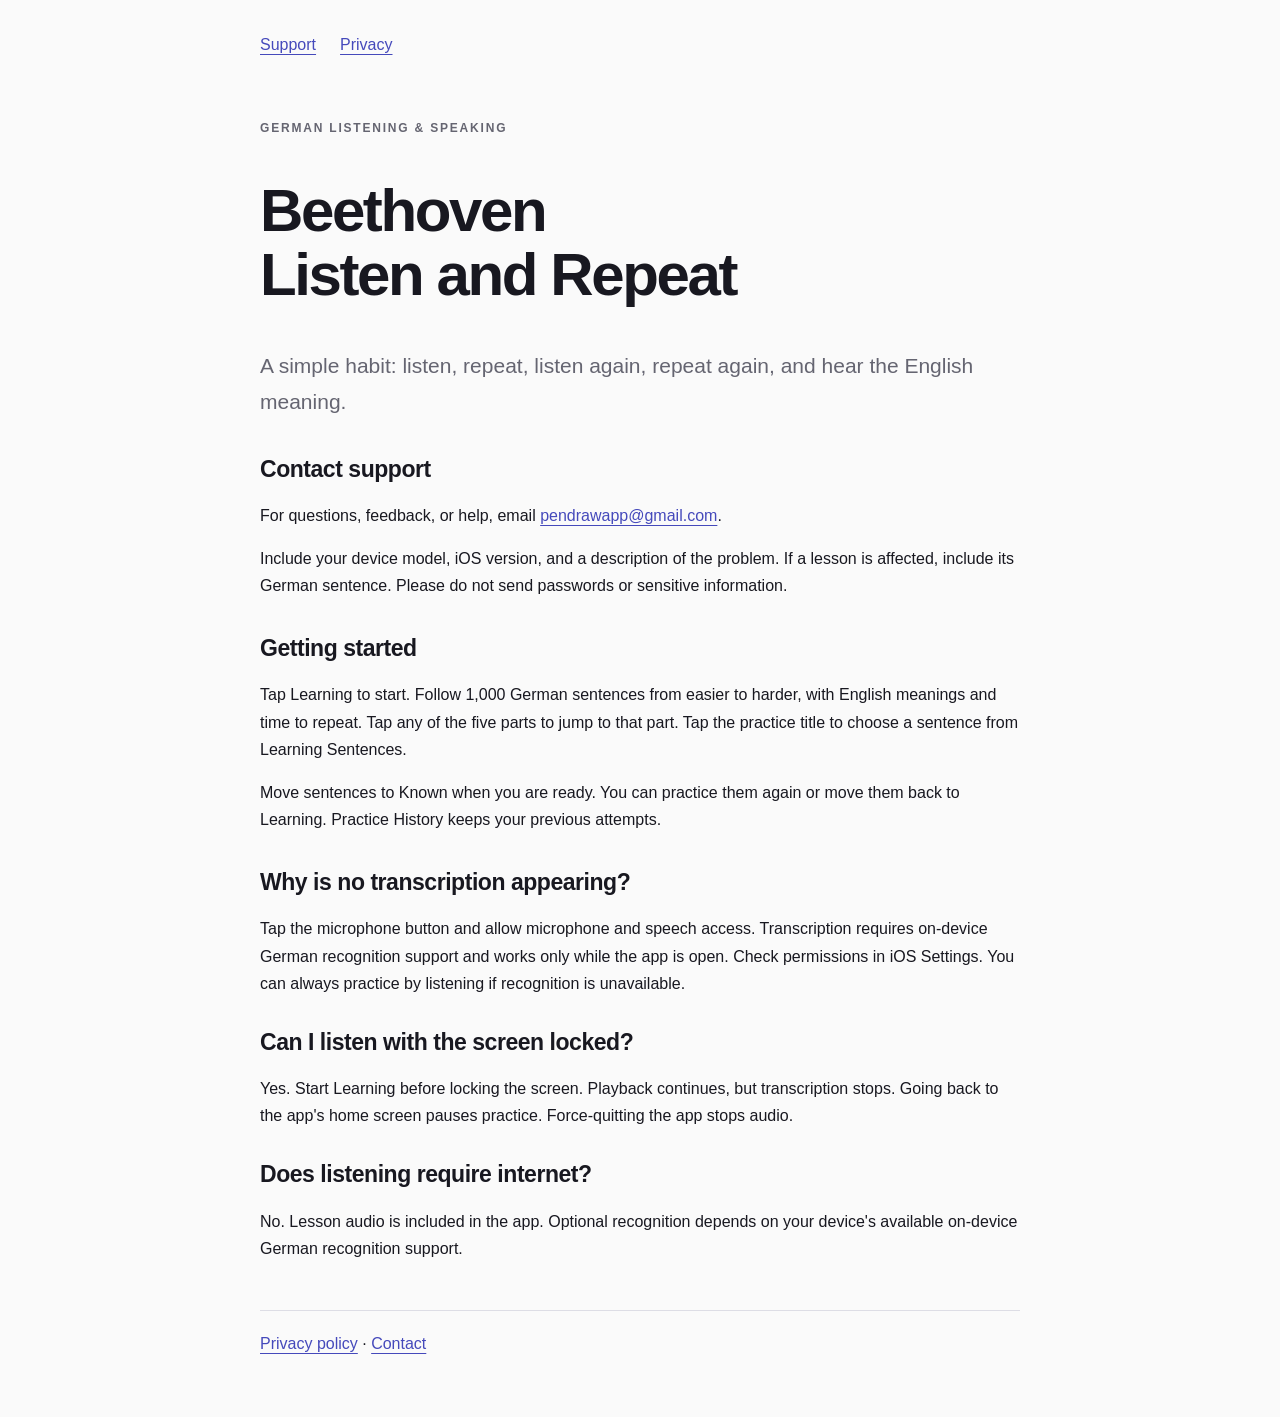
<file: index.html>
<!doctype html>
<html lang="en">
<head>
  <meta charset="utf-8">
  <meta name="viewport" content="width=device-width, initial-scale=1">
  <meta name="description" content="Support for Beethoven Listen and Repeat, a German listening and speaking practice app.">
  <title>Beethoven Listen and Repeat — Support</title>
  <link rel="stylesheet" href="style.css">
</head>
<body>
  <main>
    <nav aria-label="Main"><a href="./">Support</a><a href="privacy.html">Privacy</a></nav>
    <p class="eyebrow">GERMAN LISTENING &amp; SPEAKING</p>
    <h1>Beethoven<br>Listen and Repeat</h1>
    <p class="intro">A simple habit: listen, repeat, listen again, repeat again, and hear the English meaning.</p>
    <section>
      <h2>Contact support</h2>
      <p>For questions, feedback, or help, email <a href="mailto:pendrawapp@gmail.com">pendrawapp@gmail.com</a>.</p>
      <p>Include your device model, iOS version, and a description of the problem. If a lesson is affected, include its German sentence. Please do not send passwords or sensitive information.</p>
    </section>
    <section>
      <h2>Getting started</h2>
      <p>Tap Learning to start. Follow 1,000 German sentences from easier to harder, with English meanings and time to repeat. Tap any of the five parts to jump to that part. Tap the practice title to choose a sentence from Learning Sentences.</p>
      <p>Move sentences to Known when you are ready. You can practice them again or move them back to Learning. Practice History keeps your previous attempts.</p>
    </section>
    <section>
      <h2>Why is no transcription appearing?</h2>
      <p>Tap the microphone button and allow microphone and speech access. Transcription requires on-device German recognition support and works only while the app is open. Check permissions in iOS Settings. You can always practice by listening if recognition is unavailable.</p>
      <h2>Can I listen with the screen locked?</h2>
      <p>Yes. Start Learning before locking the screen. Playback continues, but transcription stops. Going back to the app's home screen pauses practice. Force-quitting the app stops audio.</p>
      <h2>Does listening require internet?</h2>
      <p>No. Lesson audio is included in the app. Optional recognition depends on your device's available on-device German recognition support.</p>
    </section>
    <footer><a href="privacy.html">Privacy policy</a> · <a href="mailto:pendrawapp@gmail.com">Contact</a></footer>
  </main>
</body>
</html>
</file>
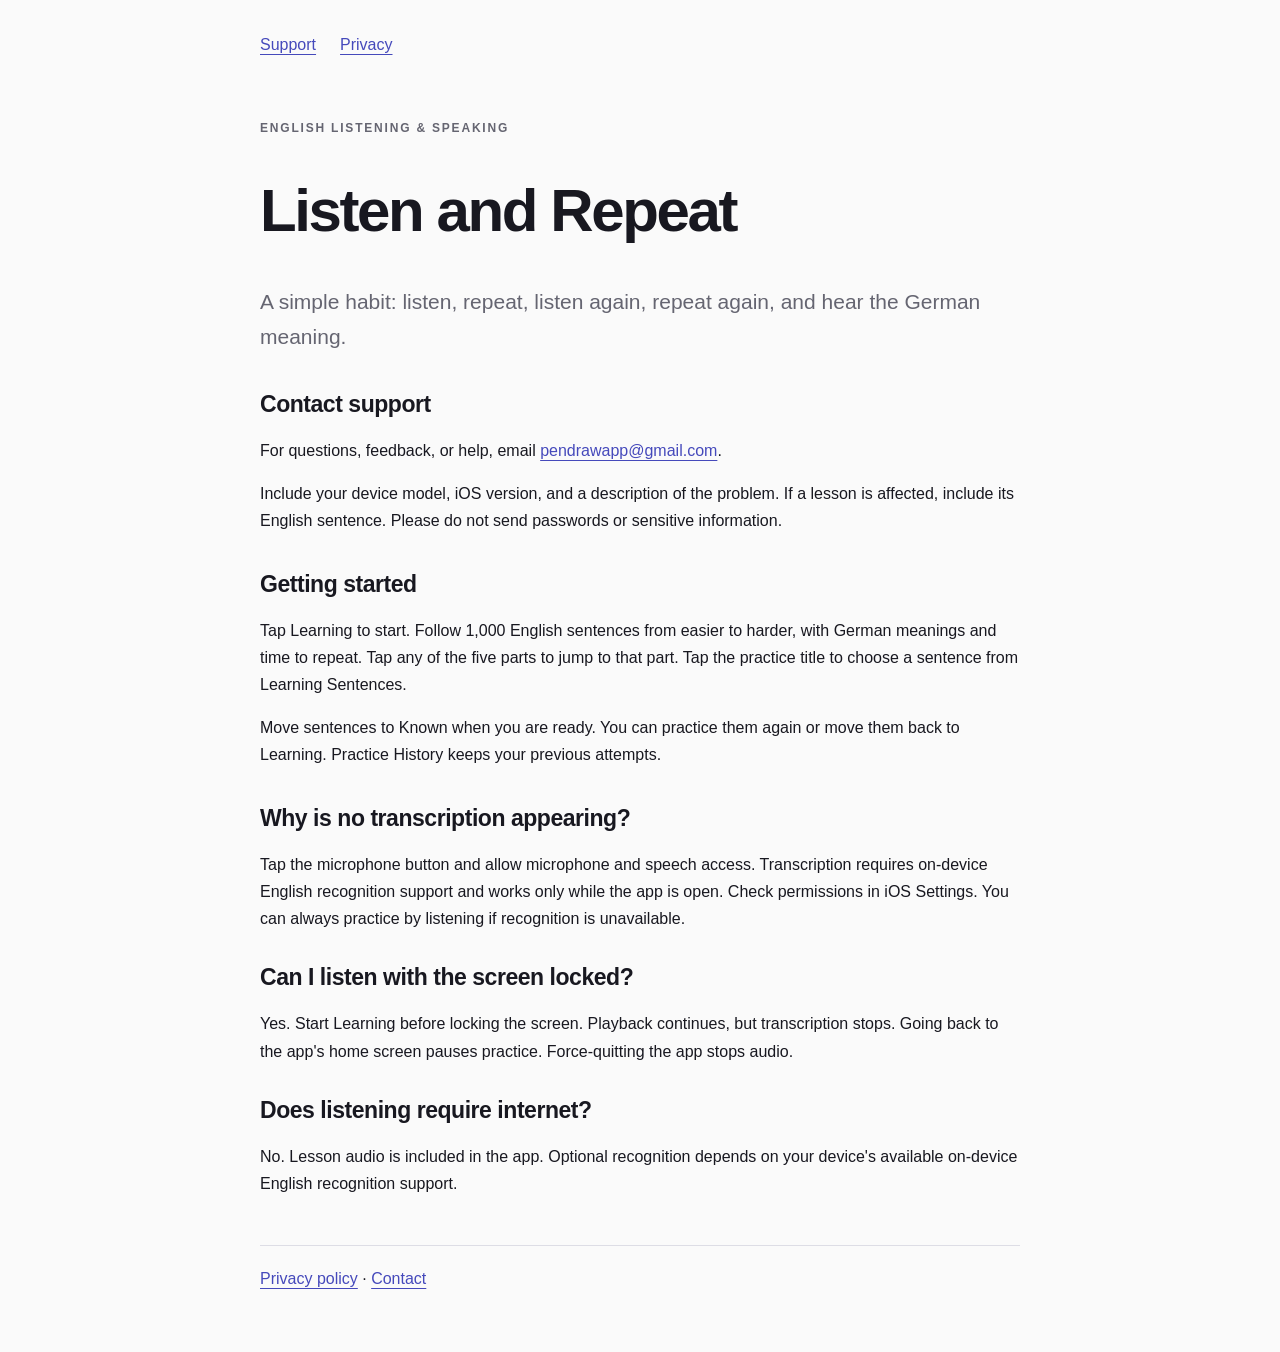
<file: english/index.html>
<!doctype html>
<html lang="en">
<head>
  <meta charset="utf-8">
  <meta name="viewport" content="width=device-width, initial-scale=1">
  <meta name="description" content="Support for Listen and Repeat, an English listening and speaking practice app.">
  <title>Listen and Repeat — Support</title>
  <link rel="stylesheet" href="style.css">
</head>
<body>
  <main>
    <nav aria-label="Main"><a href="./">Support</a><a href="privacy.html">Privacy</a></nav>
    <p class="eyebrow">ENGLISH LISTENING &amp; SPEAKING</p>
    <h1>Listen and Repeat</h1>
    <p class="intro">A simple habit: listen, repeat, listen again, repeat again, and hear the German meaning.</p>
    <section>
      <h2>Contact support</h2>
      <p>For questions, feedback, or help, email <a href="mailto:pendrawapp@gmail.com">pendrawapp@gmail.com</a>.</p>
      <p>Include your device model, iOS version, and a description of the problem. If a lesson is affected, include its English sentence. Please do not send passwords or sensitive information.</p>
    </section>
    <section>
      <h2>Getting started</h2>
      <p>Tap Learning to start. Follow 1,000 English sentences from easier to harder, with German meanings and time to repeat. Tap any of the five parts to jump to that part. Tap the practice title to choose a sentence from Learning Sentences.</p>
      <p>Move sentences to Known when you are ready. You can practice them again or move them back to Learning. Practice History keeps your previous attempts.</p>
    </section>
    <section>
      <h2>Why is no transcription appearing?</h2>
      <p>Tap the microphone button and allow microphone and speech access. Transcription requires on-device English recognition support and works only while the app is open. Check permissions in iOS Settings. You can always practice by listening if recognition is unavailable.</p>
      <h2>Can I listen with the screen locked?</h2>
      <p>Yes. Start Learning before locking the screen. Playback continues, but transcription stops. Going back to the app's home screen pauses practice. Force-quitting the app stops audio.</p>
      <h2>Does listening require internet?</h2>
      <p>No. Lesson audio is included in the app. Optional recognition depends on your device's available on-device English recognition support.</p>
    </section>
    <footer><a href="privacy.html">Privacy policy</a> · <a href="mailto:pendrawapp@gmail.com">Contact</a></footer>
  </main>
</body>
</html>
</file>
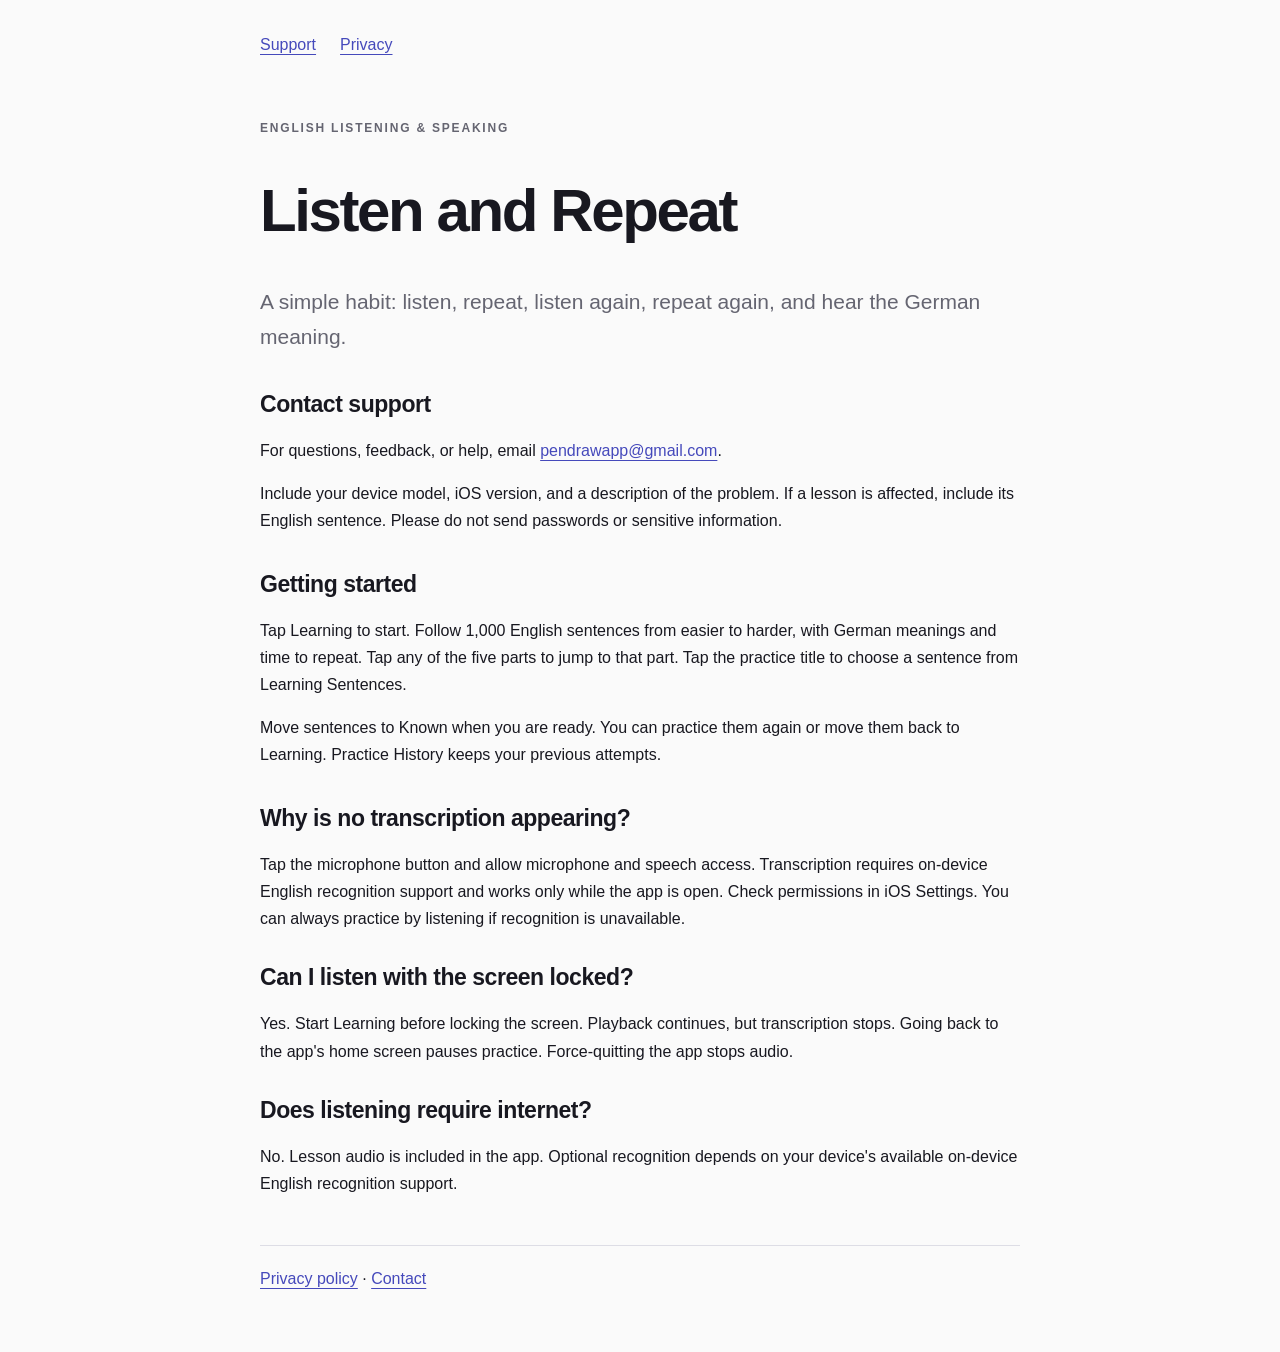
<file: graham-bell/index.html>
<!doctype html>
<html lang="en">
<head>
  <meta charset="utf-8">
  <meta name="viewport" content="width=device-width, initial-scale=1">
  <meta http-equiv="refresh" content="0; url=https://emirhan777.github.io/ListenAndRepeat/english/">
  <link rel="canonical" href="https://emirhan777.github.io/ListenAndRepeat/english/">
  <title>Listen and Repeat — Support</title>
</head>
<body>
  <p>Support has moved. <a href="https://emirhan777.github.io/ListenAndRepeat/english/">Open Listen and Repeat support</a>.</p>
</body>
</html>
</file>
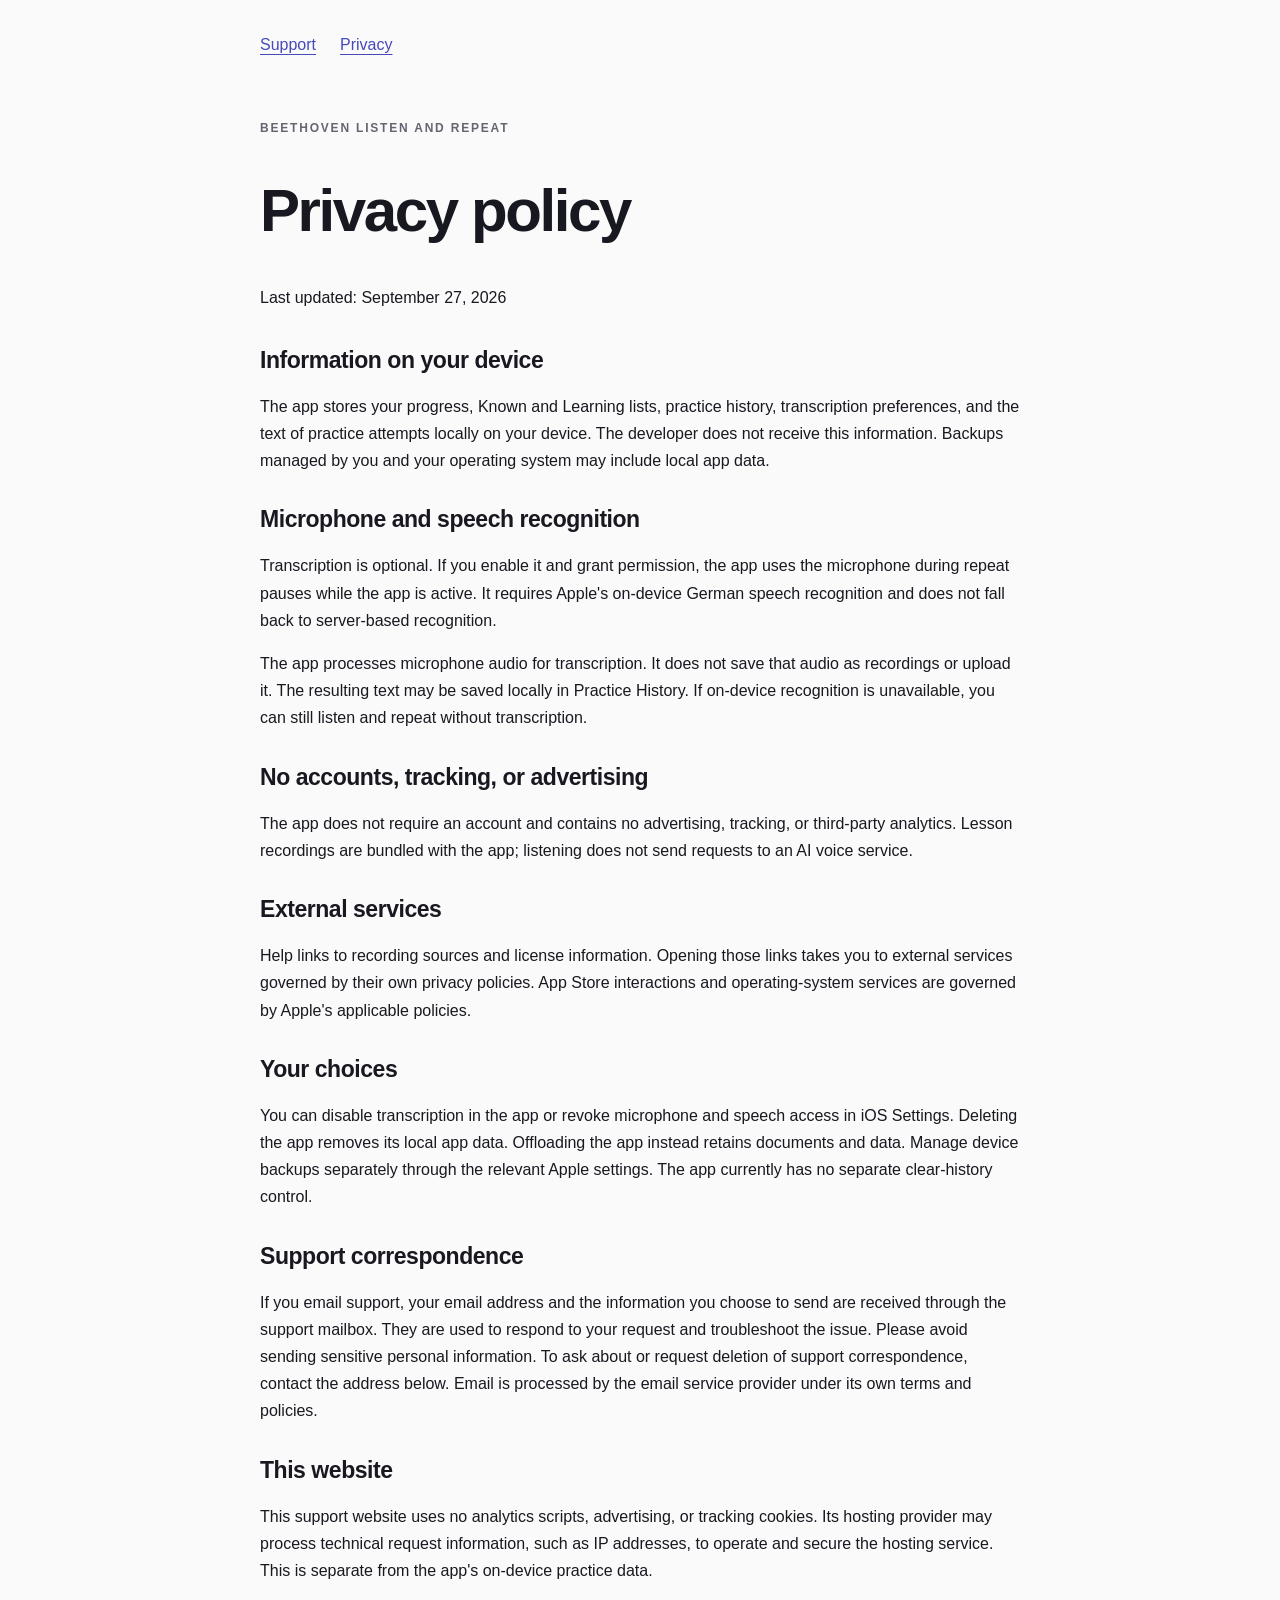
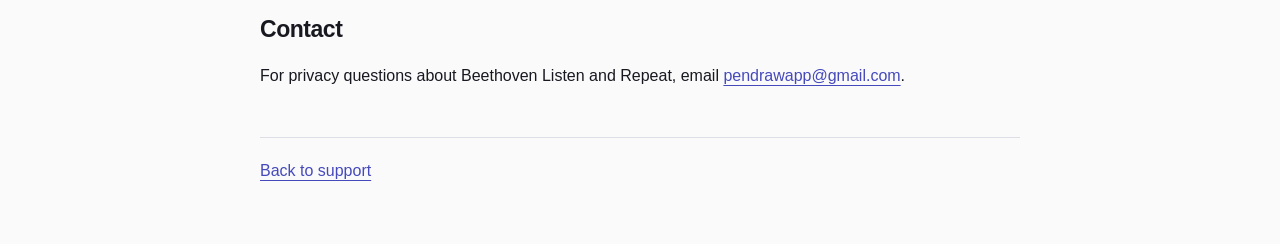
<file: privacy.html>
<!doctype html>
<html lang="en">
<head>
  <meta charset="utf-8">
  <meta name="viewport" content="width=device-width, initial-scale=1">
  <meta name="description" content="Privacy policy for Beethoven Listen and Repeat.">
  <title>Privacy — Beethoven Listen and Repeat</title>
  <link rel="stylesheet" href="style.css">
</head>
<body>
  <main>
    <nav aria-label="Main"><a href="./">Support</a><a href="privacy.html" aria-current="page">Privacy</a></nav>
    <p class="eyebrow">BEETHOVEN LISTEN AND REPEAT</p>
    <h1>Privacy policy</h1>
    <p>Last updated: September 27, 2026</p>
    <section>
      <h2>Information on your device</h2>
      <p>The app stores your progress, Known and Learning lists, practice history, transcription preferences, and the text of practice attempts locally on your device. The developer does not receive this information. Backups managed by you and your operating system may include local app data.</p>
      <h2>Microphone and speech recognition</h2>
      <p>Transcription is optional. If you enable it and grant permission, the app uses the microphone during repeat pauses while the app is active. It requires Apple's on-device German speech recognition and does not fall back to server-based recognition.</p>
      <p>The app processes microphone audio for transcription. It does not save that audio as recordings or upload it. The resulting text may be saved locally in Practice History. If on-device recognition is unavailable, you can still listen and repeat without transcription.</p>
      <h2>No accounts, tracking, or advertising</h2>
      <p>The app does not require an account and contains no advertising, tracking, or third-party analytics. Lesson recordings are bundled with the app; listening does not send requests to an AI voice service.</p>
      <h2>External services</h2>
      <p>Help links to recording sources and license information. Opening those links takes you to external services governed by their own privacy policies. App Store interactions and operating-system services are governed by Apple's applicable policies.</p>
      <h2>Your choices</h2>
      <p>You can disable transcription in the app or revoke microphone and speech access in iOS Settings. Deleting the app removes its local app data. Offloading the app instead retains documents and data. Manage device backups separately through the relevant Apple settings. The app currently has no separate clear-history control.</p>
      <h2>Support correspondence</h2>
      <p>If you email support, your email address and the information you choose to send are received through the support mailbox. They are used to respond to your request and troubleshoot the issue. Please avoid sending sensitive personal information. To ask about or request deletion of support correspondence, contact the address below. Email is processed by the email service provider under its own terms and policies.</p>
      <h2>This website</h2>
      <p>This support website uses no analytics scripts, advertising, or tracking cookies. Its hosting provider may process technical request information, such as IP addresses, to operate and secure the hosting service. This is separate from the app's on-device practice data.</p>
      <h2>Contact</h2>
      <p>For privacy questions about Beethoven Listen and Repeat, email <a href="mailto:pendrawapp@gmail.com">pendrawapp@gmail.com</a>.</p>
    </section>
    <footer><a href="./">Back to support</a></footer>
  </main>
</body>
</html>
</file>
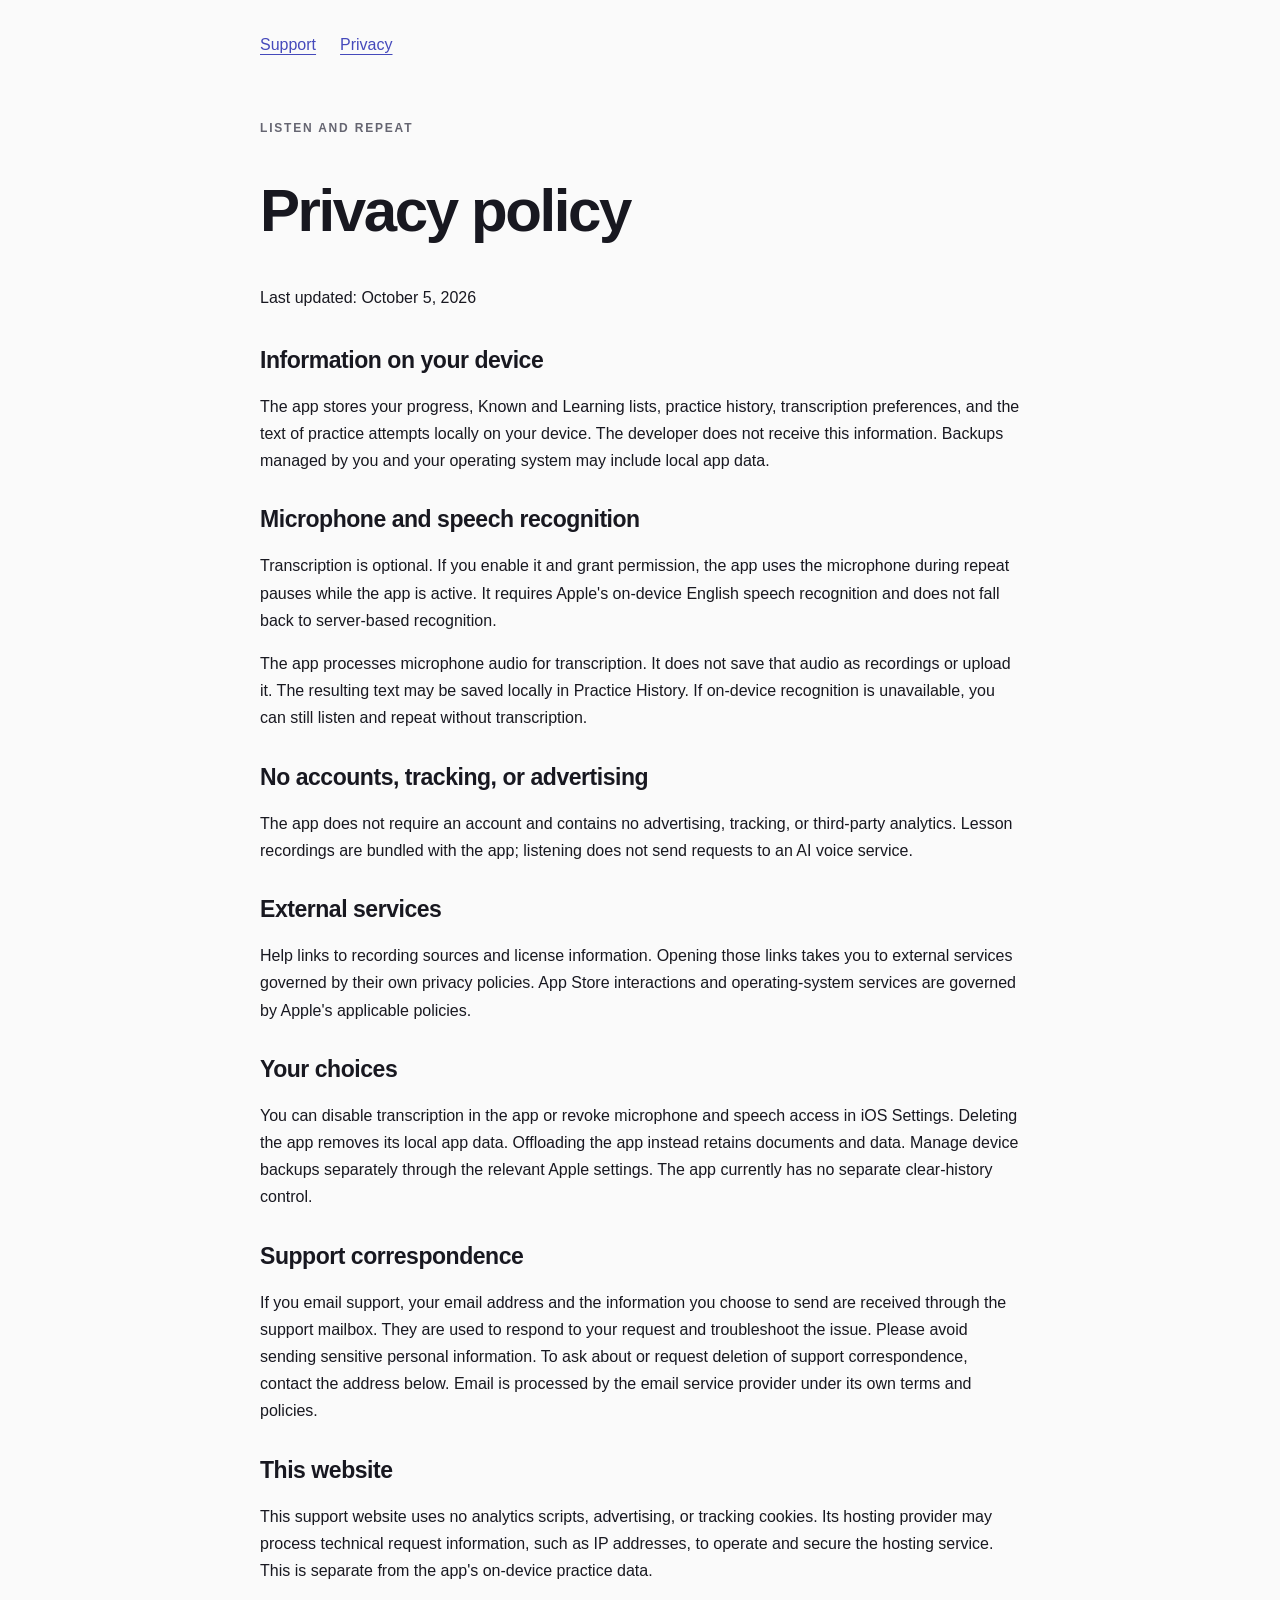
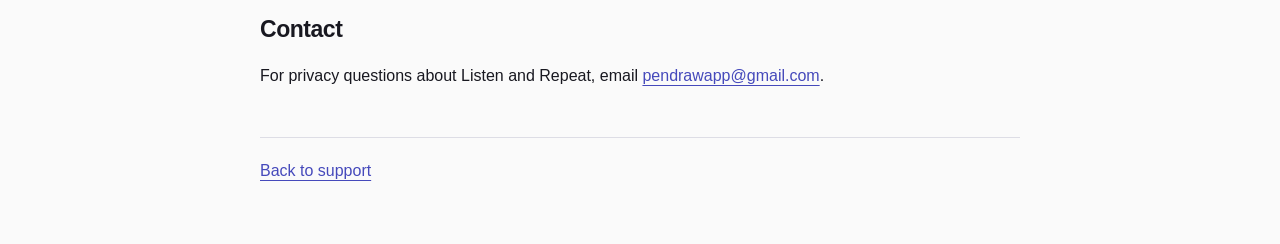
<file: english/privacy.html>
<!doctype html>
<html lang="en">
<head>
  <meta charset="utf-8">
  <meta name="viewport" content="width=device-width, initial-scale=1">
  <meta name="description" content="Privacy policy for Listen and Repeat.">
  <title>Privacy — Listen and Repeat</title>
  <link rel="stylesheet" href="style.css">
</head>
<body>
  <main>
    <nav aria-label="Main"><a href="./">Support</a><a href="privacy.html" aria-current="page">Privacy</a></nav>
    <p class="eyebrow">LISTEN AND REPEAT</p>
    <h1>Privacy policy</h1>
    <p>Last updated: October 5, 2026</p>
    <section>
      <h2>Information on your device</h2>
      <p>The app stores your progress, Known and Learning lists, practice history, transcription preferences, and the text of practice attempts locally on your device. The developer does not receive this information. Backups managed by you and your operating system may include local app data.</p>
      <h2>Microphone and speech recognition</h2>
      <p>Transcription is optional. If you enable it and grant permission, the app uses the microphone during repeat pauses while the app is active. It requires Apple's on-device English speech recognition and does not fall back to server-based recognition.</p>
      <p>The app processes microphone audio for transcription. It does not save that audio as recordings or upload it. The resulting text may be saved locally in Practice History. If on-device recognition is unavailable, you can still listen and repeat without transcription.</p>
      <h2>No accounts, tracking, or advertising</h2>
      <p>The app does not require an account and contains no advertising, tracking, or third-party analytics. Lesson recordings are bundled with the app; listening does not send requests to an AI voice service.</p>
      <h2>External services</h2>
      <p>Help links to recording sources and license information. Opening those links takes you to external services governed by their own privacy policies. App Store interactions and operating-system services are governed by Apple's applicable policies.</p>
      <h2>Your choices</h2>
      <p>You can disable transcription in the app or revoke microphone and speech access in iOS Settings. Deleting the app removes its local app data. Offloading the app instead retains documents and data. Manage device backups separately through the relevant Apple settings. The app currently has no separate clear-history control.</p>
      <h2>Support correspondence</h2>
      <p>If you email support, your email address and the information you choose to send are received through the support mailbox. They are used to respond to your request and troubleshoot the issue. Please avoid sending sensitive personal information. To ask about or request deletion of support correspondence, contact the address below. Email is processed by the email service provider under its own terms and policies.</p>
      <h2>This website</h2>
      <p>This support website uses no analytics scripts, advertising, or tracking cookies. Its hosting provider may process technical request information, such as IP addresses, to operate and secure the hosting service. This is separate from the app's on-device practice data.</p>
      <h2>Contact</h2>
      <p>For privacy questions about Listen and Repeat, email <a href="mailto:pendrawapp@gmail.com">pendrawapp@gmail.com</a>.</p>
    </section>
    <footer><a href="./">Back to support</a></footer>
  </main>
</body>
</html>
</file>
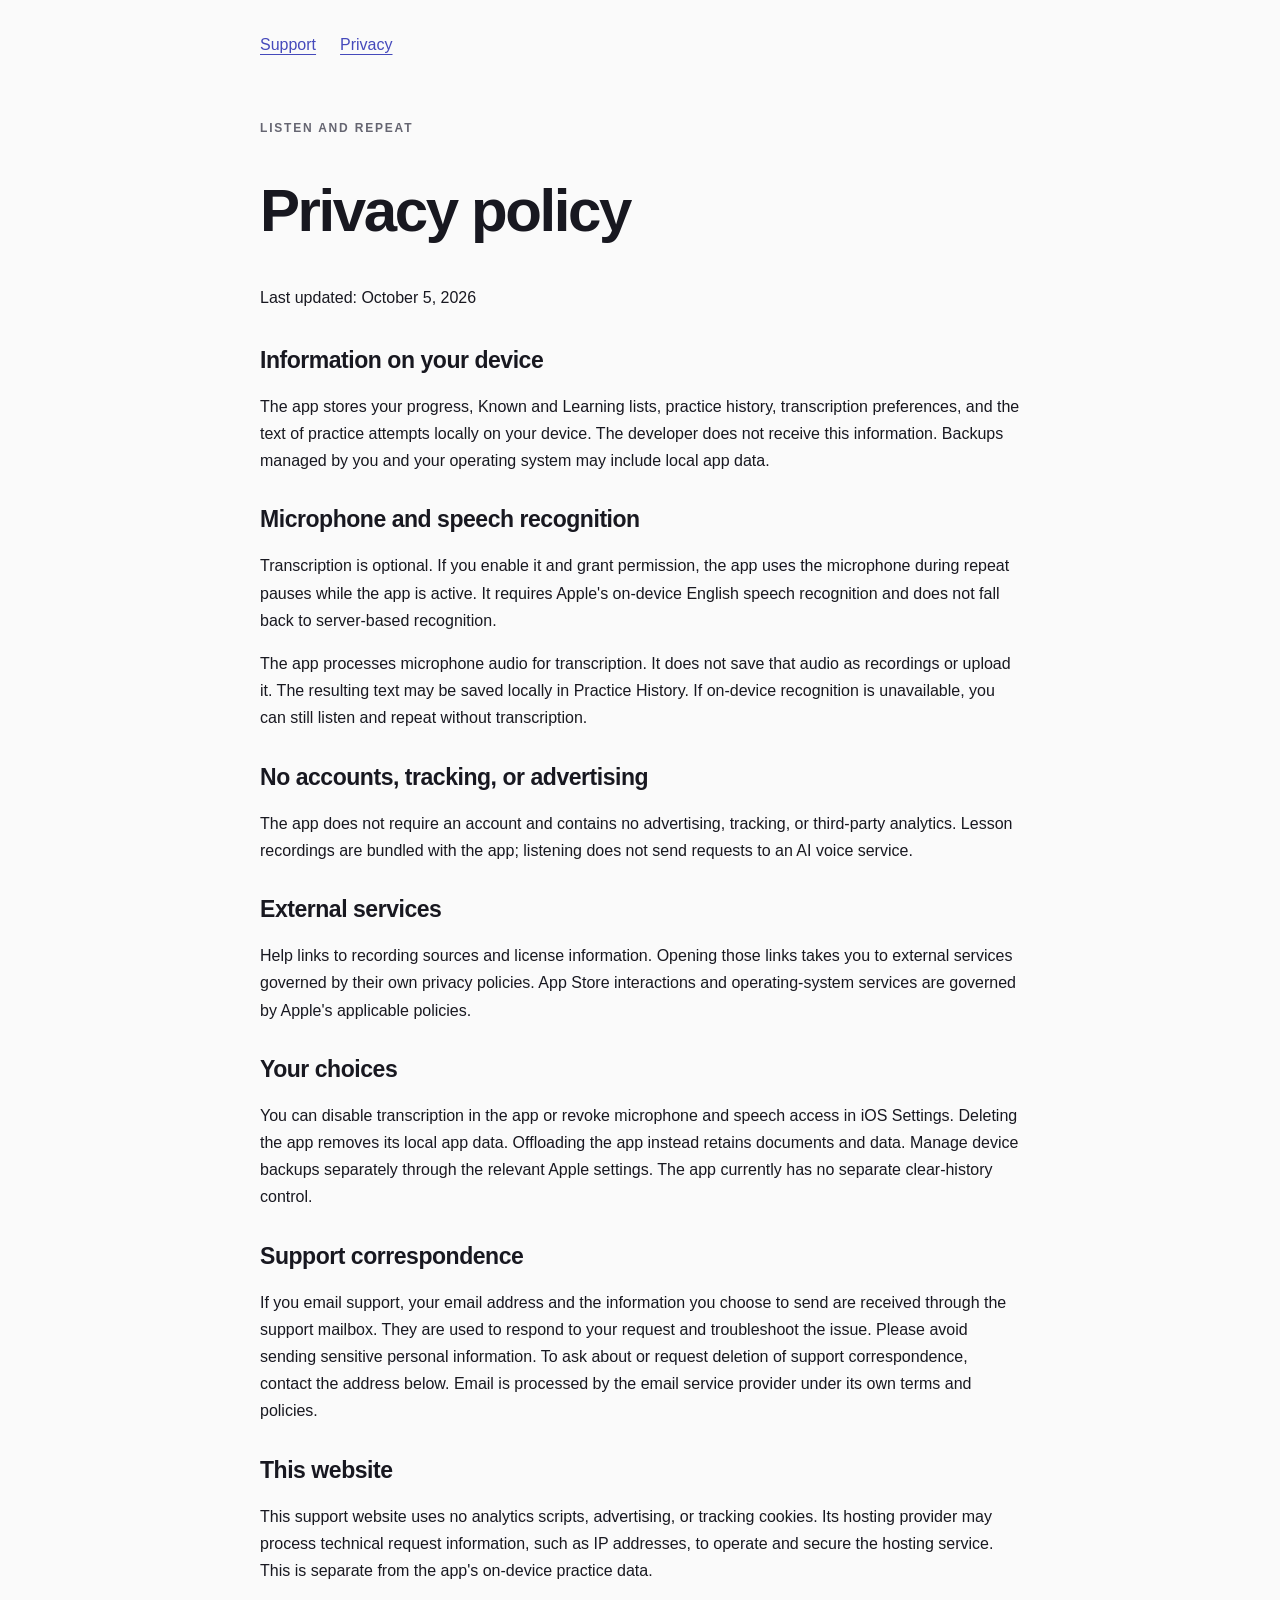
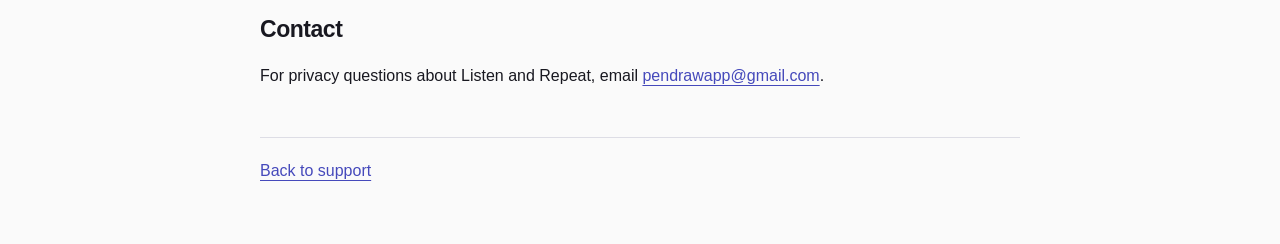
<file: graham-bell/privacy.html>
<!doctype html>
<html lang="en">
<head>
  <meta charset="utf-8">
  <meta name="viewport" content="width=device-width, initial-scale=1">
  <meta http-equiv="refresh" content="0; url=https://emirhan777.github.io/ListenAndRepeat/english/privacy.html">
  <link rel="canonical" href="https://emirhan777.github.io/ListenAndRepeat/english/privacy.html">
  <title>Privacy — Listen and Repeat</title>
</head>
<body>
  <p>The privacy policy has moved. <a href="https://emirhan777.github.io/ListenAndRepeat/english/privacy.html">Read the Listen and Repeat privacy policy</a>.</p>
</body>
</html>
</file>
<file: style.css>
:root { color-scheme: light dark; font-family: -apple-system, BlinkMacSystemFont, "Segoe UI", sans-serif; background: #fafafa; color: #181820; }
body { margin: 0; }
main { max-width: 760px; margin: auto; padding: 36px 24px 64px; }
nav { display: flex; gap: 24px; margin-bottom: 64px; }
a { color: #4549bb; text-underline-offset: 4px; }
h1 { font-size: clamp(36px, 7vw, 60px); letter-spacing: -0.04em; line-height: 1.08; }
h2 { margin-top: 32px; font-size: 23px; letter-spacing: -0.02em; }
p { line-height: 1.7; }
.eyebrow { font-size: 12px; font-weight: 650; letter-spacing: 0.15em; color: #656571; }
.intro { font-size: 21px; color: #656571; }
section { margin-top: 36px; }
footer { margin-top: 48px; border-top: 1px solid #dddde5; padding-top: 24px; }
@media (prefers-color-scheme: dark) {
  :root { background: #121216; color: #ededf2; }
  a { color: #a8abff; }
  .intro, .eyebrow { color: #b0b0bc; }
  footer { border-color: #363641; }
}
</file>
<file: english/style.css>
:root { color-scheme: light dark; font-family: -apple-system, BlinkMacSystemFont, "Segoe UI", sans-serif; background: #fafafa; color: #181820; }
body { margin: 0; }
main { max-width: 760px; margin: auto; padding: 36px 24px 64px; }
nav { display: flex; gap: 24px; margin-bottom: 64px; }
a { color: #4549bb; text-underline-offset: 4px; }
h1 { font-size: clamp(36px, 7vw, 60px); letter-spacing: -0.04em; line-height: 1.08; }
h2 { margin-top: 32px; font-size: 23px; letter-spacing: -0.02em; }
p { line-height: 1.7; }
.eyebrow { font-size: 12px; font-weight: 650; letter-spacing: 0.15em; color: #656571; }
.intro { font-size: 21px; color: #656571; }
section { margin-top: 36px; }
footer { margin-top: 48px; border-top: 1px solid #dddde5; padding-top: 24px; }
@media (prefers-color-scheme: dark) {
  :root { background: #121216; color: #ededf2; }
  a { color: #a8abff; }
  .intro, .eyebrow { color: #b0b0bc; }
  footer { border-color: #363641; }
}
</file>
